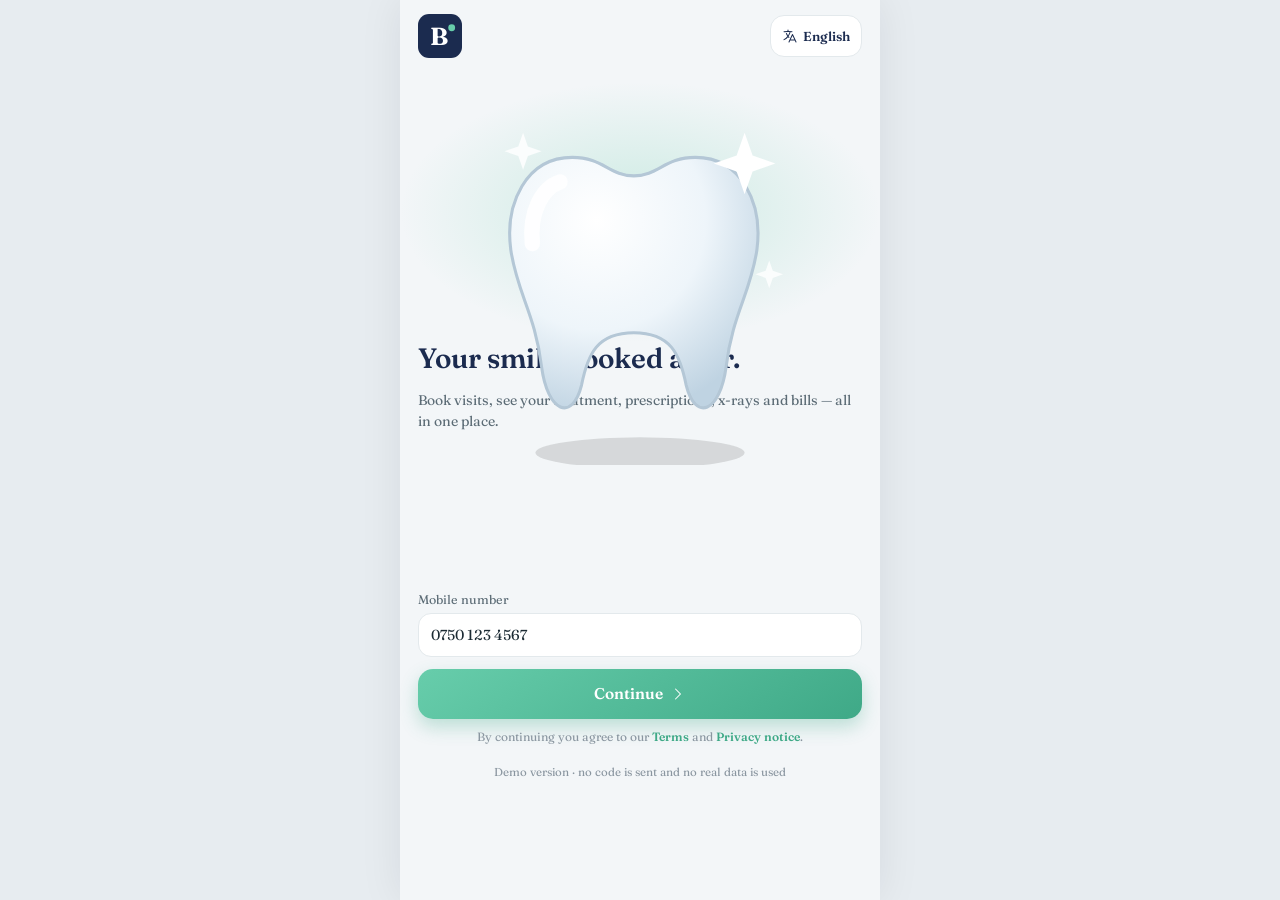
<file: index.html>
<!doctype html>
<html lang="en" dir="ltr">
<head>
<meta charset="utf-8">
<meta name="viewport" content="width=device-width, initial-scale=1, viewport-fit=cover">
<title>Bite</title>
<meta name="description" content="Bite for Dentistry — patient app (demo)">
<meta name="theme-color" content="#F3F6F8">
<meta name="apple-mobile-web-app-capable" content="yes">
<meta name="mobile-web-app-capable" content="yes">
<meta name="apple-mobile-web-app-status-bar-style" content="default">
<meta name="apple-mobile-web-app-title" content="Bite">
<link rel="manifest" href="manifest.json">
<link rel="icon" href="icon.svg" type="image/svg+xml">
<link rel="apple-touch-icon" href="icon-180.png">
<link rel="preconnect" href="https://fonts.googleapis.com">
<link rel="preconnect" href="https://fonts.gstatic.com" crossorigin>
<link href="https://fonts.googleapis.com/css2?family=Fraunces:opsz,wght@9..144,400;9..144,500;9..144,600;9..144,700&family=Noto+Naskh+Arabic:wght@400;500;600;700&display=swap" rel="stylesheet">
<link rel="stylesheet" href="app.css">
<script>
  /* language: English by default, Kurdish (Sorani) as second language */
  (function () {
    var l = 'en';
    try { l = localStorage.getItem('bite_app_lang') || 'en'; } catch (e) {}
    if (l !== 'ku' && l !== 'ar') l = 'en';
    window.Lang = l;
    document.documentElement.lang = l === 'ku' ? 'ckb' : l === 'ar' ? 'ar' : 'en';
    document.documentElement.dir = l === 'en' ? 'ltr' : 'rtl';
    window.setLang = function (x) { try { localStorage.setItem('bite_app_lang', x); } catch (e) {} location.reload(); };
    /* appearance: light / dark / auto, and text size — set before first paint so nothing flashes */
    var root = document.documentElement, mq = window.matchMedia ? window.matchMedia('(prefers-color-scheme: dark)') : null;
    window.applyLook = function () {
      var t = 'auto', z = 'm';
      try { t = localStorage.getItem('bite_theme') || 'auto'; z = localStorage.getItem('bite_size') || 'm'; } catch (e) {}
      var dark = t === 'dark' || (t === 'auto' && mq && mq.matches);
      root.setAttribute('data-theme', dark ? 'dark' : 'light'); root.setAttribute('data-size', z);
      var m = document.querySelector('meta[name=theme-color]'); if (m) m.setAttribute('content', dark ? '#0D1422' : '#F3F6F8');
    };
    window.applyLook();
    if (mq && mq.addEventListener) mq.addEventListener('change', window.applyLook);
  })();
</script>
</head>
<body>
<div class="app" id="app"><noscript><p style="padding:24px">Please turn on JavaScript · تکایە JavaScript چالاک بکە</p></noscript></div>
<script src="icons.js"></script>
<script src="art.js"></script>
<script src="ar.js"></script>
<script src="content.js"></script>
<script src="data.js"></script>
<script src="app.js"></script>
<script>
  /* offline support: keep a copy of the app on the phone */
  if ('serviceWorker' in navigator && location.protocol !== 'file:') window.addEventListener('load', function () { navigator.serviceWorker.register('sw.js').catch(function () {}); });
</script>
</body>
</html>
</file>
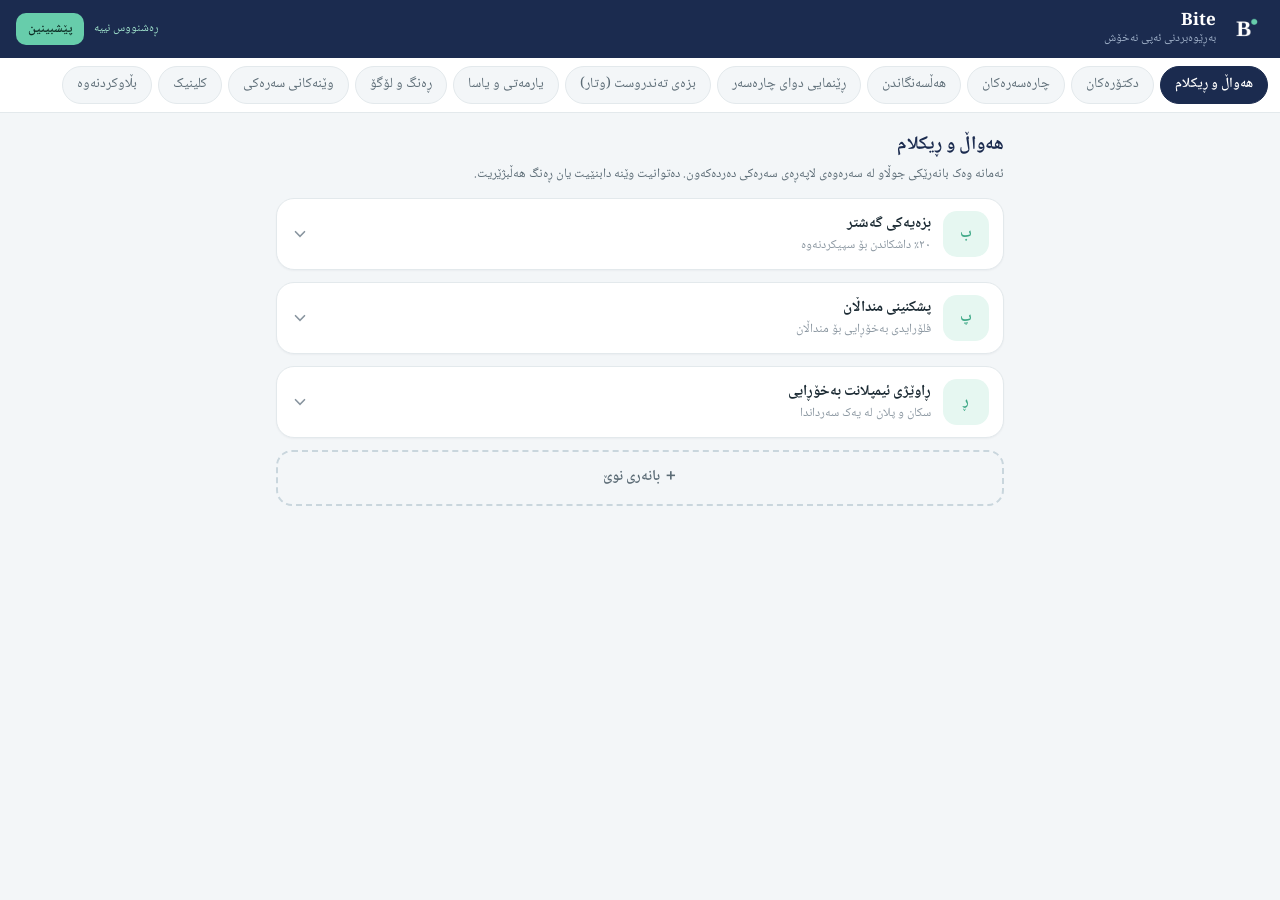
<file: admin.html>
<!doctype html>
<html lang="ckb" dir="rtl">
<head>
<meta charset="utf-8">
<meta name="viewport" content="width=device-width, initial-scale=1, viewport-fit=cover">
<title>Bite · بەڕێوەبردن</title>
<meta name="robots" content="noindex,nofollow">
<link rel="icon" href="icon.svg" type="image/svg+xml">
<link rel="preconnect" href="https://fonts.googleapis.com">
<link rel="preconnect" href="https://fonts.gstatic.com" crossorigin>
<link href="https://fonts.googleapis.com/css2?family=Fraunces:opsz,wght@9..144,400;9..144,600;9..144,700&family=Noto+Naskh+Arabic:wght@400;500;600;700&display=swap" rel="stylesheet">
<link rel="stylesheet" href="admin.css">
</head>
<body>
<header class="top">
  <div class="brand"><img src="icon-192.png" alt="" width="38" height="38"><span><b>Bite</b><small>بەڕێوەبردنی ئەپی نەخۆش</small></span></div>
  <span class="grow"></span>
  <span class="state" id="state"></span>
  <button class="btn mint sm" data-act="preview">پێشبینین</button>
</header>
<nav class="tabs" id="tabs"></nav>
<main id="main"></main>
<div class="toast" id="toast" role="status"></div>
<script src="ar.js"></script>
<script src="content.js"></script>
<script src="data.js"></script>
<script src="admin.js"></script>
</body>
</html>
</file>
<file: app.css>
/* Bite patient app — mobile first */
:root{
  --navy:#1B2B4F;--navy-2:#24376A;--mint:#67CDAB;--mint-2:#3FA987;--mint-3:#1E6B55;--mint-bg:#E6F7F1;--mint-bg2:#F2FBF7;--mint-line:#CDEFE2;--mint-lt:#9FE1CB;--mint-d:#2E8C79;--mint-ink:#0B2A22;--mint-rgb:103,205,171;--mint-rgb2:63,169,135;
  --ok:#3FA987;--ok-bg:#E6F7F1;--ok-3:#1E6B55;--aqua:#5BB5C5;
  --bg:#F3F6F8;--surface:#fff;--surface-2:#F8FAFB;--surface-3:#EEF2F5;--text:#1B2A33;--text-2:#5B6B75;--text-3:#8A96A0;--border:#E3E9EC;
  --amber:#C9822E;--amber-bg:#FDF3E7;--amber-fg:#7A4610;--blue:#2F5DA8;--blue-bg:#E8EEF8;--red:#C24141;--red-bg:#FCEDED;--purple:#6B5BC9;--purple-bg:#EFEDFB;--green-wa:#1F9D55;
  --r:18px;--shadow:0 1px 2px rgba(16,24,40,.04),0 2px 6px rgba(16,24,40,.05);
  --font:'Fraunces','Noto Naskh Arabic',Georgia,serif;
  --safe-t:env(safe-area-inset-top,0px);--safe-b:env(safe-area-inset-bottom,0px);
  color-scheme:light;
}
html[dir=rtl]{--font:'Noto Naskh Arabic','Fraunces',Georgia,serif}
*{box-sizing:border-box;margin:0;padding:0;-webkit-tap-highlight-color:transparent}
html,body{height:100%}
body{font-family:var(--font);background:#E7ECF0;color:var(--text);font-size:15px;line-height:1.4;-webkit-font-smoothing:antialiased}
html[dir=rtl] body{line-height:1.5}
button,input,textarea,select{font:inherit;color:inherit}
button{background:none;border:0;cursor:pointer}
a{color:inherit;text-decoration:none}
svg.i{width:20px;height:20px;fill:currentColor;flex:none}
svg.i.s{width:16px;height:16px}svg.i.l{width:24px;height:24px}svg.i.xl{width:30px;height:30px}
.ltr{direction:ltr;unicode-bidi:isolate}
.app{max-width:480px;margin:0 auto;min-height:100%;background:var(--bg);position:relative;box-shadow:0 0 40px rgba(16,24,40,.08)}
.page{padding:calc(14px + var(--safe-t)) 18px calc(110px + var(--safe-b));min-height:100vh}
.page.flush{padding-top:0}
.page.nobar{padding-bottom:calc(120px + var(--safe-b))}
/* tab bar */
.tabbar{position:fixed;bottom:0;left:50%;transform:translateX(-50%);width:100%;max-width:480px;height:calc(76px + var(--safe-b));padding-bottom:var(--safe-b);background:rgba(255,255,255,.96);backdrop-filter:blur(12px);border-top:1px solid var(--border);display:flex;justify-content:space-around;align-items:flex-start;padding-top:10px;z-index:30}
.tab{display:flex;flex-direction:column;align-items:center;gap:3px;font-size:11.5px;color:var(--text-3);width:64px;position:relative}
.tab.on{color:var(--mint-2);font-weight:600}
.tab .bd{position:absolute;top:-3px;inset-inline-end:12px;min-width:16px;height:16px;border-radius:8px;background:var(--red);color:#fff;font-size:10px;display:grid;place-items:center;padding:0 4px;border:2px solid #fff}
.fab{width:60px;height:60px;border-radius:50%;margin-top:-32px;background:linear-gradient(145deg,var(--mint),var(--mint-2));color:#fff;display:grid;place-items:center;box-shadow:0 10px 22px rgba(var(--mint-rgb2),.45),0 0 0 6px #fff}
.fab svg.i{width:28px;height:28px}
/* headers */
.hd{display:flex;align-items:center;gap:12px;margin-bottom:16px}
.hd .grow{flex:1;min-width:0}
.me{width:46px;height:46px;border-radius:15px;overflow:hidden;flex:none;background:#DDEFF3}
.me svg,.ph svg,.cover svg,.dav svg{width:100%;height:100%;display:block}
.hello small{display:block;font-size:12.5px;color:var(--text-3)}
.hello b{font-size:19px;font-weight:600;color:var(--navy);display:block;white-space:nowrap;overflow:hidden;text-overflow:ellipsis}
.ib{width:42px;height:42px;border-radius:14px;background:#fff;border:1px solid var(--border);display:grid;place-items:center;color:var(--navy);position:relative;flex:none}
.ib .dot{position:absolute;top:8px;inset-inline-end:9px;width:9px;height:9px;background:var(--red);border-radius:50%;border:2px solid #fff}
.ib.lang{width:auto;padding:0 11px;font-size:13px;font-weight:600;gap:5px;display:flex;align-items:center}
.top{display:flex;align-items:center;gap:12px;margin-bottom:16px;min-height:42px}
.top h1{font-size:21px;font-weight:600;color:var(--navy);flex:1}
.top .sub{font-size:12.5px;color:var(--text-3);font-weight:400;display:block}
/* hero carousel */
.hero-wrap{margin:0 -18px;overflow:hidden}
.heros{display:flex;gap:12px;overflow-x:auto;scroll-snap-type:x mandatory;padding:0 18px;scrollbar-width:none}
.heros::-webkit-scrollbar{display:none}
.hero{flex:0 0 100%;scroll-snap-align:center;height:170px;border-radius:24px;position:relative;overflow:hidden;color:#fff;padding:18px 20px;display:block}
.hero .txt{position:relative;z-index:2;width:58%}
.hero p{overflow-wrap:anywhere}
.hero .k{font-size:11.5px;letter-spacing:.06em;text-transform:uppercase;color:var(--mint-lt);font-weight:600}
html[dir=rtl] .hero .k{letter-spacing:0}
.hero h3{font-size:22px;font-weight:600;line-height:1.15;margin:6px 0}
html[dir=rtl] .hero h3{line-height:1.35;font-size:20px;margin:2px 0}
.hero p{font-size:12.5px;color:rgba(255,255,255,.78)}
.hero .cta{display:inline-flex;align-items:center;gap:6px;margin-top:10px;background:var(--mint);color:var(--mint-ink);font-weight:700;font-size:12.5px;padding:7px 12px;border-radius:10px}
html[dir=rtl] .hero .cta{margin-top:6px}
.hero .art{position:absolute;inset-inline-end:-4px;bottom:-10px;width:160px;height:180px;z-index:1}
.hero .art .ring{position:absolute;inset:0}
.hero .art .t{position:absolute;inset:20px 14px 8px 18px}
.dots{display:flex;gap:5px;justify-content:center;margin:10px 0 14px}
.dots i{width:6px;height:6px;border-radius:4px;background:#C9D3DA;transition:all .2s}
.dots i.on{width:20px;background:var(--mint-2)}
/* sections */
.sec{display:flex;justify-content:space-between;align-items:center;margin:18px 0 10px}
.sec b{font-size:17px;color:var(--navy);font-weight:600;position:relative}
.sec b:after{content:'';position:absolute;bottom:-4px;inset-inline-start:0;width:60%;height:3px;border-radius:3px;background:linear-gradient(90deg,var(--mint),transparent)}
html[dir=rtl] .sec b:after{background:linear-gradient(270deg,var(--mint),transparent)}
.sec a,.sec button{font-size:12.5px;color:var(--mint-2);font-weight:600}
.card{background:#fff;border:1px solid var(--border);border-radius:var(--r);padding:14px;box-shadow:var(--shadow)}
.card+.card{margin-top:10px}
/* next appointment */
.next{display:flex;align-items:center;gap:12px;background:#fff;border:1px solid var(--border);border-radius:18px;padding:10px 12px;box-shadow:var(--shadow)}
.cal{width:50px;height:54px;border-radius:14px;background:var(--mint-bg);color:var(--mint-3);display:flex;flex-direction:column;align-items:center;justify-content:center;flex:none}
.cal small{font-size:10.5px;font-weight:600;text-transform:uppercase}
.cal b{font-size:20px;line-height:1}
.next .t,.row-t{font-size:14px;font-weight:600}
.next .s,.row-s{font-size:12.5px;color:var(--text-3)}
.go{margin-inline-start:auto;width:34px;height:34px;border-radius:11px;background:var(--navy);color:#fff;display:grid;place-items:center;flex:none}
/* quick actions */
.qa{display:grid;grid-template-columns:repeat(4,1fr);gap:8px;margin-top:14px}
.q{display:flex;flex-direction:column;align-items:center;gap:6px;font-size:12px;font-weight:500;color:var(--text);text-align:center}
.q .c{width:54px;height:54px;border-radius:18px;display:grid;place-items:center;background:#fff;border:1px solid var(--border);box-shadow:var(--shadow)}
/* recall */
.recall{background:linear-gradient(135deg,var(--mint-bg),var(--mint-bg2));border:1px solid var(--mint-line);border-radius:18px;padding:12px 14px;display:flex;gap:12px;align-items:center;margin-top:14px}
.recall .c{width:46px;height:46px;border-radius:14px;background:#fff;display:grid;place-items:center;flex:none;overflow:hidden}
.recall .c svg{width:38px;height:38px}
.recall b{font-size:14.5px;color:var(--mint-3);display:block}
.recall small{font-size:12.5px;color:var(--text-2)}
.recall .btn{margin-inline-start:auto}
/* treatments */
.svcs{display:grid;grid-template-columns:repeat(4,1fr);gap:8px}
.sv{height:108px;border-radius:18px;background:#fff;border:1px solid var(--border);position:relative;overflow:hidden;padding:66px 4px 0;text-align:center;box-shadow:var(--shadow)}
html[dir=rtl] .sv{padding-top:62px}
.sv b{font-size:12.5px;font-weight:600;color:var(--navy);display:block;line-height:1.2}
.sv .art{position:absolute;width:56px;height:56px;top:8px;left:50%;margin-left:-28px}
.sv .art svg,.svrow .art svg,.hero svg{width:100%;height:100%;display:block}
.sv.hl{background:linear-gradient(150deg,var(--mint-2),var(--mint-d));border:none}
.sv.hl b{color:#fff}
/* doctor cards */
.hscroll{display:flex;gap:10px;overflow-x:auto;margin:0 -18px;padding:2px 18px 6px;scroll-snap-type:x proximity;scrollbar-width:none}
.hscroll::-webkit-scrollbar{display:none}
.dc{width:150px;flex:none;background:#fff;border:1px solid var(--border);border-radius:20px;padding:7px 7px 10px;scroll-snap-align:start;box-shadow:var(--shadow);display:block}
.dgrid{display:grid;grid-template-columns:1fr 1fr;gap:10px}
.dgrid .dc{width:auto}
.dc .ph{height:112px;border-radius:15px;overflow:hidden;position:relative}
.rt{position:absolute;top:7px;inset-inline-start:7px;background:rgba(255,255,255,.94);border-radius:8px;font-size:11px;font-weight:700;padding:2px 6px;display:flex;align-items:center;gap:3px;color:var(--navy)}
.rt svg.i{width:11px;height:11px;color:#E0A33B}
.fav{position:absolute;top:6px;inset-inline-end:6px;width:28px;height:28px;border-radius:50%;background:rgba(255,255,255,.9);display:grid;place-items:center;color:var(--text-3)}
.fav.on{color:#E05656}
.fav svg.i{width:15px;height:15px}
.dc b{display:block;font-size:13.5px;margin:8px 4px 0;color:var(--navy);white-space:nowrap;overflow:hidden;text-overflow:ellipsis}
.dc small{display:block;font-size:11.5px;color:var(--text-3);margin:0 4px 8px;white-space:nowrap;overflow:hidden;text-overflow:ellipsis}
.dc .bk{background:var(--mint-bg);color:var(--mint-3);font-size:12px;font-weight:600;text-align:center;border-radius:10px;padding:7px 0;margin:0 4px;display:block;width:calc(100% - 8px)}
/* clinic info */
.info .li+.li{margin-top:12px}
.li{display:flex;align-items:center;gap:12px;min-width:0}
.li .c{width:40px;height:40px;border-radius:12px;display:grid;place-items:center;flex:none}
.li .grow{flex:1;min-width:0}
.li .e{margin-inline-start:auto;text-align:end;flex:none}
.c.mint{background:var(--mint-bg);color:var(--mint-2)}.c.blue{background:var(--blue-bg);color:var(--blue)}.c.amber{background:var(--amber-bg);color:var(--amber)}.c.purple{background:var(--purple-bg);color:var(--purple)}.c.red{background:var(--red-bg);color:var(--red)}.c.navy{background:#E9ECF4;color:var(--navy)}.c.wa{background:#E8F8EE;color:var(--green-wa)}
/* buttons */
.btn{display:inline-flex;align-items:center;justify-content:center;gap:7px;border-radius:12px;padding:10px 14px;font-size:14px;font-weight:600;white-space:nowrap;transition:transform .1s}
.btn:active{transform:scale(.97)}
.btn.sm{padding:7px 11px;font-size:12.5px;border-radius:10px}
.btn.block{width:100%}
.btn.lg{padding:14px 18px;font-size:15.5px;border-radius:15px}
.btn.pri{background:linear-gradient(145deg,var(--mint),var(--mint-2));color:#fff;box-shadow:0 8px 18px rgba(var(--mint-rgb2),.3)}
.btn.navy{background:var(--navy);color:#fff}
.btn.mint{background:var(--mint-2);color:#fff}
.btn.soft{background:var(--mint-bg);color:var(--mint-3)}
.btn.out{background:#fff;border:1px solid var(--border);color:var(--navy)}
.btn.red{background:var(--red-bg);color:var(--red)}
.btn.wa{background:#E8F8EE;color:var(--green-wa)}
.btn[disabled]{opacity:.45;pointer-events:none}
/* chips & segments */
.chips{display:flex;gap:8px;overflow-x:auto;margin:0 -18px 14px;padding:0 18px;scrollbar-width:none}
.chips::-webkit-scrollbar{display:none}
.chip{flex:none;padding:8px 14px;border-radius:999px;background:#fff;border:1px solid var(--border);font-size:13px;color:var(--text-2)}
.chip.on{background:var(--navy);border-color:var(--navy);color:#fff;font-weight:600}
.seg{display:flex;background:var(--surface-3);border-radius:13px;padding:3px;margin-bottom:14px}
.seg button{flex:1 1 auto;text-align:center;font-size:13px;padding:8px 6px;border-radius:10px;color:var(--text-2);white-space:nowrap}
.seg button.on{background:#fff;color:var(--navy);font-weight:600;box-shadow:0 1px 3px rgba(16,24,40,.08)}
.badge{font-size:11.5px;font-weight:600;border-radius:999px;padding:3px 9px;display:inline-flex;gap:5px;align-items:center;white-space:nowrap}
.badge i{width:6px;height:6px;border-radius:50%;background:currentColor}
.b-mint{background:var(--ok-bg);color:var(--ok-3)}.b-amber{background:var(--amber-bg);color:var(--amber-fg)}.b-blue{background:var(--blue-bg);color:var(--blue)}.b-gray{background:var(--surface-3);color:var(--text-2)}.b-red{background:var(--red-bg);color:var(--red)}
/* search */
.search{display:flex;align-items:center;gap:10px;background:#fff;border:1px solid var(--border);border-radius:15px;padding:0 14px;height:48px;margin-bottom:12px;color:var(--text-3)}
.search input{border:0;outline:0;flex:1;background:none;font-size:14.5px;color:var(--text);min-width:0}
/* doctor profile */
.cover{height:330px;position:relative;margin:0 -18px}
.cover .tb{position:absolute;top:calc(14px + var(--safe-t));left:18px;right:18px;display:flex;justify-content:space-between;z-index:3}
.gb{width:42px;height:42px;border-radius:14px;background:rgba(255,255,255,.2);backdrop-filter:blur(6px);display:grid;place-items:center;color:#fff;border:1px solid rgba(255,255,255,.28)}
.gb.on{color:#FFB3B3}
.sheet-top{margin:-34px -18px 0;background:var(--bg);border-radius:30px 30px 0 0;position:relative;z-index:4;padding:20px 18px 0}
.nm{display:flex;justify-content:space-between;align-items:flex-start;gap:10px}
.nm b{font-size:22px;color:var(--navy);font-weight:600;display:block}
.nm small{display:block;font-size:13px;color:var(--text-2)}
.stats{display:grid;grid-template-columns:repeat(3,1fr);gap:8px;margin:14px 0 4px}
.stat{background:#fff;border:1px solid var(--border);border-radius:16px;padding:9px 6px;text-align:center}
.stat .c{width:30px;height:30px;border-radius:10px;margin:0 auto 4px;display:grid;place-items:center}
.stat b{display:block;font-size:16px;color:var(--navy)}
.stat small{font-size:11px;color:var(--text-3)}
.p{font-size:14px;color:var(--text-2);line-height:1.55}
.gal{display:grid;grid-template-columns:repeat(3,1fr);gap:8px}
.ba{height:80px;border-radius:14px;overflow:hidden;position:relative;border:1px solid var(--border)}
.ba svg{width:100%;height:100%;display:block}
.ba .tg{position:absolute;bottom:5px;inset-inline-start:5px;font-size:10.5px;background:rgba(27,43,79,.82);color:#fff;border-radius:6px;padding:1px 6px}
.tags{display:flex;flex-wrap:wrap;gap:6px}
.tag{font-size:12.5px;background:#fff;border:1px solid var(--border);border-radius:10px;padding:6px 10px}
.rev{background:#fff;border:1px solid var(--border);border-radius:16px;padding:12px}
.rev+.rev{margin-top:8px}
.stars{display:inline-flex;gap:1px;color:#E0A33B}
.stars svg.i{width:13px;height:13px}
.stars .off{color:#D5DCE1}
/* booking */
.steps{display:flex;gap:6px;margin-bottom:16px}
.st{flex:1}
.st i{display:block;height:4px;border-radius:4px;background:var(--surface-3)}
.st.on i,.st.done i{background:var(--mint-2)}
.st span{display:block;font-size:11.5px;color:var(--text-3);margin-top:6px}
.st.on span{color:var(--navy);font-weight:600}
.svrow{display:flex;align-items:center;gap:12px;background:#fff;border:1.5px solid var(--border);border-radius:16px;padding:10px 12px;width:100%;text-align:start}
.svrow+.svrow{margin-top:8px}
.svrow .art{width:48px;height:48px;border-radius:13px;background:var(--surface-2);flex:none;padding:3px}
.svrow.on{border-color:var(--mint-2);background:var(--mint-bg2)}
.radio{margin-inline-start:auto;width:20px;height:20px;border-radius:50%;border:2px solid var(--border);flex:none}
.on>.radio{border:6px solid var(--mint-2)}
.dav{width:46px;height:46px;border-radius:14px;overflow:hidden;flex:none}
.days{display:flex;gap:6px;overflow-x:auto;margin:0 -18px 14px;padding:0 18px;scrollbar-width:none}
.days::-webkit-scrollbar{display:none}
.d{flex:0 0 52px;background:#fff;border:1px solid var(--border);border-radius:14px;padding:7px 0;text-align:center}
.d small{display:block;font-size:11px;color:var(--text-3)}
.d b{font-size:17px;font-weight:600;display:block}
.d em{display:block;font-style:normal;font-size:10px;color:var(--mint-2);font-weight:600}
.d.on{background:var(--navy);border-color:var(--navy);color:#fff}.d.on small,.d.on em{color:rgba(255,255,255,.75)}
.d.off{opacity:.4;background:var(--surface-3);pointer-events:none}
.slots{display:grid;grid-template-columns:repeat(4,1fr);gap:7px}
.sl{border:1px solid var(--border);background:#fff;border-radius:11px;text-align:center;padding:9px 0;font-size:13.5px;font-weight:500}
.sl.on{background:var(--mint);border-color:var(--mint);color:var(--mint-ink);font-weight:700}
.sl.x{background:var(--surface-3);color:var(--text-3);text-decoration:line-through;border-color:transparent;pointer-events:none}
.lbl{font-size:13.5px;font-weight:600;color:var(--navy);margin:16px 0 8px;display:flex;justify-content:space-between;align-items:center}
.lbl span{font-size:12px;color:var(--text-3);font-weight:400}
.foot{position:fixed;bottom:0;left:50%;transform:translateX(-50%);width:100%;max-width:480px;background:rgba(255,255,255,.97);backdrop-filter:blur(10px);border-top:1px solid var(--border);padding:12px 18px calc(14px + var(--safe-b));z-index:30;display:flex;gap:10px;align-items:center}
.foot .note{font-size:12px;color:var(--text-3);display:flex;gap:6px;align-items:center;justify-content:center;margin-top:6px}
.sum{display:flex;gap:16px;justify-content:space-between;padding:10px 0;border-bottom:1px dashed var(--border);font-size:14px}
.sum:last-child{border-bottom:0}
.sum span{color:var(--text-3)}
.sum b{font-weight:600;text-align:end}
textarea.in,input.in,select.in{width:100%;border:1px solid var(--border);border-radius:13px;padding:11px 12px;background:#fff;font-size:14.5px;outline:0}
textarea.in{min-height:84px;resize:vertical}
.in:focus{border-color:var(--mint-2)}
.field{margin-bottom:12px}
.field label{display:block;font-size:12.5px;color:var(--text-2);margin-bottom:5px}
.toggle{display:flex;align-items:center;gap:12px;padding:12px 0}
.toggle+.toggle{border-top:1px solid var(--border)}
.sw{margin-inline-start:auto;width:46px;height:28px;border-radius:14px;background:#D5DCE1;position:relative;flex:none;transition:background .2s}
.sw:after{content:'';position:absolute;top:3px;inset-inline-start:3px;width:22px;height:22px;border-radius:50%;background:#fff;box-shadow:0 1px 3px rgba(0,0,0,.2);transition:inset-inline-start .2s}
.sw.on{background:var(--mint-2)}.sw.on:after{inset-inline-start:21px}
/* success */
.done-art{width:120px;height:120px;margin:30px auto 10px;border-radius:50%;background:var(--ok-bg);display:grid;place-items:center;color:var(--ok)}
.done-art svg.i{width:56px;height:56px}
.center{text-align:center}
.h2{font-size:22px;color:var(--navy);font-weight:600}
/* visit cards */
.vc{background:#fff;border:1px solid var(--border);border-radius:20px;padding:14px;box-shadow:var(--shadow)}
.vc+.vc{margin-top:10px}
.vc .r1{display:flex;align-items:center;gap:12px}
.vc .acts{display:flex;gap:8px;margin-top:12px;flex-wrap:wrap}
.vc .acts .btn{flex:1}
.vc.big{background:var(--navy);color:#fff;border:none;position:relative;overflow:hidden}
.vc.big:after{content:'';position:absolute;width:180px;height:180px;border-radius:50%;background:rgba(var(--mint-rgb),.14);top:-70px;inset-inline-end:-60px}
.vc.big .row-s{color:rgba(255,255,255,.7)}
.vc.big .when{font-size:21px;font-weight:600;margin:10px 0 2px;position:relative;z-index:1}
.vc.big .btn.out{background:rgba(255,255,255,.1);border-color:rgba(255,255,255,.18);color:#fff}
.vc.big .btn{position:relative;z-index:1}
/* file */
.pcard{display:flex;align-items:center;gap:12px;background:#fff;border:1px solid var(--border);border-radius:20px;padding:14px;box-shadow:var(--shadow)}
.pcard .me{width:56px;height:56px;border-radius:18px}
.plan{background:#fff;border:1px solid var(--border);border-radius:18px;padding:14px}
.plan+.plan{margin-top:8px}
.bar{height:8px;background:var(--surface-3);border-radius:6px;overflow:hidden;margin:10px 0 8px}
.bar i{display:block;height:100%;background:var(--mint-2);border-radius:6px}
.teeth{display:grid;grid-template-columns:repeat(16,1fr);gap:3px;direction:ltr}
.th{height:26px;border-radius:6px;background:var(--surface-3);font-size:8.5px;color:var(--text-3);display:grid;place-items:center;font-family:'Fraunces',serif}
.th.fill{background:#DCE8F7;color:var(--blue)}.th.rct{background:#FBE3E3;color:var(--red)}.th.missing{background:repeating-linear-gradient(45deg,#EEF2F5,#EEF2F5 3px,#E3E9EC 3px,#E3E9EC 6px);color:#B6C0C8}
.legend{display:flex;flex-wrap:wrap;gap:10px;font-size:11.5px;color:var(--text-2);margin-top:10px}
.legend i{display:inline-block;width:10px;height:10px;border-radius:3px;margin-inline-end:4px;vertical-align:-1px}
.tl .it{display:flex;gap:12px;padding-bottom:12px;position:relative}
.tl .it:before{content:'';position:absolute;top:32px;bottom:0;inset-inline-start:15px;width:2px;background:var(--border)}
.tl .it:last-child:before{display:none}
.tl .dt{width:32px;height:32px;border-radius:50%;display:grid;place-items:center;flex:none;background:var(--mint-bg);color:var(--mint-2)}
.tl .bx{flex:1;background:#fff;border:1px solid var(--border);border-radius:16px;padding:10px 12px;min-width:0}
.tl .bx .r1{display:flex;justify-content:space-between;align-items:center;gap:8px}
.att{display:flex;gap:6px;margin-top:8px;flex-wrap:wrap}
.att button{display:inline-flex;align-items:center;gap:5px;font-size:12px;background:var(--surface-2);border:1px solid var(--border);border-radius:9px;padding:4px 9px;color:var(--text-2)}
.xg{display:grid;grid-template-columns:1fr 1fr;gap:10px}
.xi{background:#fff;border:1px solid var(--border);border-radius:16px;overflow:hidden;text-align:start}
.xi .im{height:110px;background:#0B0F14}
.xi .im svg{width:100%;height:100%;display:block}
.xi .tx{padding:8px 10px}
.xi.wide{grid-column:1/-1}.xi.wide .im{height:150px}
.amt{font-size:16px;font-weight:700;color:var(--navy);white-space:nowrap}
/* notifications */
.nt{display:flex;gap:12px;background:#fff;border:1px solid var(--border);border-radius:16px;padding:12px;width:100%;text-align:start;position:relative}
.nt+.nt{margin-top:8px}
.nt.unread{border-color:var(--mint-line);background:var(--mint-bg2)}
.nt.unread:after{content:'';position:absolute;top:14px;inset-inline-end:14px;width:8px;height:8px;border-radius:50%;background:var(--mint-2)}
/* chat */
.chathd{position:sticky;top:0;z-index:5;background:rgba(243,246,248,.96);backdrop-filter:blur(8px);margin:0 -18px;padding:calc(10px + var(--safe-t)) 18px 10px;border-bottom:1px solid var(--border);display:flex;align-items:center;gap:12px}
.msgs{display:block;padding:14px 0 0}
.msg{display:block;margin-bottom:8px;max-width:82%;width:fit-content;padding:9px 13px;border-radius:18px;font-size:14.5px;line-height:1.45;white-space:pre-wrap}
.msg small{display:block;font-size:10.5px;opacity:.6;margin-top:3px;text-align:end}
.msg.them{background:#fff;border:1px solid var(--border);margin-inline-end:auto;border-end-start-radius:6px}
.msg.mine{background:var(--navy);color:#fff;margin-inline-start:auto;border-end-end-radius:6px}
.msg.typing{color:var(--text-3)}
.daytag{display:block;width:fit-content;margin-inline:auto!important;font-size:11.5px;color:var(--text-3);background:var(--surface-3);border-radius:999px;padding:3px 10px;margin:6px 0}
.compose{position:fixed;bottom:calc(76px + var(--safe-b));left:50%;transform:translateX(-50%);width:100%;max-width:480px;background:rgba(243,246,248,.97);padding:8px 14px 10px;z-index:20}
.compose .qr{display:flex;gap:6px;overflow-x:auto;margin-bottom:8px;scrollbar-width:none}
.compose .qr::-webkit-scrollbar{display:none}
.compose .qr button{flex:none;font-size:12.5px;padding:6px 11px;border-radius:999px;background:#fff;border:1px solid var(--border);color:var(--navy)}
.compose .bx{display:flex;gap:8px;align-items:center}
.compose input{flex:1;height:46px;border-radius:23px;border:1px solid var(--border);padding:0 16px;background:#fff;outline:0;font-size:14.5px;min-width:0}
.compose .send{width:46px;height:46px;border-radius:50%;background:var(--mint-2);color:#fff;display:grid;place-items:center;flex:none}
/* profile */
.menu{background:#fff;border:1px solid var(--border);border-radius:18px;overflow:hidden}
.menu button,.menu a{display:flex;align-items:center;gap:12px;width:100%;padding:12px 14px;text-align:start}
.menu>*+*{border-top:1px solid var(--border)}
.menu .chev{margin-inline-start:auto;color:var(--text-3)}
.mt{margin-top:14px}.mt2{margin-top:22px}
.muted{color:var(--text-3)}.small{font-size:12.5px}
.row{display:flex;align-items:center;gap:8px}
.between{justify-content:space-between}
.grow{flex:1;min-width:0}
.empty{text-align:center;color:var(--text-3);padding:36px 10px;font-size:14px}
.empty .c{width:64px;height:64px;border-radius:20px;margin:0 auto 10px;display:grid;place-items:center;background:var(--surface-3);color:var(--text-3)}
/* bottom sheet + toast + viewer */
.scrim{position:fixed;inset:0;background:rgba(15,26,51,.45);z-index:50;opacity:0;transition:opacity .2s}
.scrim.on{opacity:1}
.bsheet{position:fixed;bottom:0;left:50%;width:100%;max-width:480px;transform:translate(-50%,100%);background:var(--bg);border-radius:26px 26px 0 0;z-index:51;max-height:88vh;overflow:auto;padding:10px 18px calc(18px + var(--safe-b));transition:transform .25s ease}
.bsheet.on{transform:translate(-50%,0)}
.bsheet .grab{width:40px;height:5px;border-radius:3px;background:#C9D3DA;margin:0 auto 12px}
.bsheet h3{font-size:18px;color:var(--navy);margin-bottom:12px;font-weight:600}
.toast{position:fixed;left:50%;transform:translateX(-50%);bottom:calc(96px + var(--safe-b));background:var(--navy);color:#fff;padding:11px 16px;border-radius:14px;font-size:14px;z-index:60;display:flex;gap:8px;align-items:center;box-shadow:0 10px 24px rgba(16,24,40,.25);max-width:90%;animation:tin .25s ease}
@keyframes tin{from{opacity:0;transform:translate(-50%,10px)}to{opacity:1;transform:translate(-50%,0)}}
.viewer{position:fixed;inset:0;background:#05080C;z-index:70;display:flex;flex-direction:column}
.viewer .vt{display:flex;align-items:center;gap:10px;padding:calc(12px + var(--safe-t)) 16px 12px;color:#fff}
.viewer .im{flex:1;display:grid;place-items:center;padding:10px}
.viewer .im svg{width:100%;max-height:70vh}
.paym{display:grid;grid-template-columns:1fr 1fr;gap:8px}
.pm{border:1.5px solid var(--border);background:#fff;border-radius:14px;padding:12px;text-align:start;display:flex;gap:10px;align-items:center;font-size:13.5px;font-weight:600}
.pm.on{border-color:var(--mint-2);background:var(--mint-bg2)}
.pm .lg{width:30px;height:30px;border-radius:9px;display:grid;place-items:center;color:#fff;font-size:11px;font-weight:700;flex:none;font-family:'Fraunces',serif}
.demo{font-size:11.5px;color:var(--text-3);text-align:center;margin-top:18px}
@media (min-width:520px){body{padding:0}.app{min-height:100vh}}
html[dir=rtl] .send svg{transform:scaleX(-1)}
.stars>span{color:#E0A33B!important}.stars>span.off{color:#D5DCE1!important}

/* editable content: real photos */
.me img,.ph img,.cover img,.dav img,.ba img{width:100%;height:100%;object-fit:cover;object-position:center 18%;display:block}
.hero.has-img::before{content:"";position:absolute;inset:0;z-index:1;background:linear-gradient(90deg,rgba(14,24,48,.9) 0%,rgba(14,24,48,.55) 50%,rgba(14,24,48,.1) 100%)}
html[dir=rtl] .hero.has-img::before{background:linear-gradient(270deg,rgba(14,24,48,.9) 0%,rgba(14,24,48,.55) 50%,rgba(14,24,48,.1) 100%)}
.hero.has-img .art{display:none}
.hero.has-img .txt{width:70%}
.draftbar{position:fixed;top:var(--safe-t);left:50%;transform:translateX(-50%);z-index:90;background:var(--amber);color:#fff;font-size:10.5px;font-weight:600;line-height:1.5;padding:0 12px 1px;border-radius:0 0 10px 10px;white-space:nowrap}

/* home tiles with illustrated backgrounds */
.tiles{display:grid;grid-template-columns:1fr 1fr;gap:12px}
.tile{position:relative;overflow:hidden;min-height:150px;border-radius:22px;background:#fff center/cover no-repeat;border:1px solid var(--border);box-shadow:var(--shadow);padding:16px 16px 14px;display:flex;flex-direction:column;justify-content:flex-end;color:var(--navy)}
.tile .bg{position:absolute;inset-inline-end:-18px;top:-6px;width:74%;height:78%;color:#5BB5C5;opacity:.38;pointer-events:none}
.tile .bg svg{width:100%;height:100%;display:block}
html[dir=ltr] .tile .bg{transform:scaleX(-1)}
.tile .ic{position:absolute;top:14px;inset-inline-start:14px;width:42px;height:42px;border-radius:14px;display:grid;place-items:center;background:var(--mint-bg);color:var(--mint-2);border:1px solid var(--mint-line)}
.tile b{position:relative;font-size:16px;font-weight:700;line-height:1.3}
.tile small{position:relative;font-size:12px;color:var(--text-3);margin-top:2px}
.tile.t-book{background-color:var(--mint-2);background-image:linear-gradient(150deg,var(--mint-2),var(--mint-d));border-color:transparent;color:#fff}
.tile.t-book .bg{color:#fff;opacity:.3}
.tile.t-book .ic{background:rgba(255,255,255,.18);border-color:rgba(255,255,255,.3);color:#fff}
.tile.t-book small{color:rgba(255,255,255,.8)}
.tile.t-rx .ic{background:var(--blue-bg);color:var(--blue);border-color:#D3DEF2}.tile.t-rx .bg{color:#6E8FCB}
.tile.t-xray .ic{background:var(--purple-bg);color:var(--purple);border-color:#DCD7F6}.tile.t-xray .bg{color:#8E80D8}
.tile.t-pay .ic{background:var(--amber-bg);color:var(--amber);border-color:#F3DFC4}.tile.t-pay .bg{color:#D9A060}
.tile.has-img{color:#fff;border-color:transparent}
.tile.has-img::before{content:"";position:absolute;inset:0;background:linear-gradient(0deg,rgba(14,24,48,.82) 0%,rgba(14,24,48,.35) 55%,rgba(14,24,48,.05) 100%)}
.tile.has-img small{color:rgba(255,255,255,.82)}
.tile.has-img .ic{background:rgba(255,255,255,.9)}

/* real photos in place of the drawn teeth */
.svrow .art.ph,.recall .c.ph{padding:0;overflow:hidden}
.svrow .art img,.recall .c img{width:100%;height:100%;object-fit:cover;display:block}
.sv.has-img{background-size:cover;background-position:center;border-color:transparent}
.sv.has-img::before{content:"";position:absolute;inset:0;background:linear-gradient(0deg,rgba(14,24,48,.8) 0%,rgba(14,24,48,.15) 60%,rgba(14,24,48,0) 100%)}
.sv.has-img b{position:relative;color:#fff}
.sv.has-img .art{display:none}
.svhero{height:190px;border-radius:24px;background:#DDEFF3 center/cover no-repeat}
.wimg{height:260px;margin:24px 0 18px;border-radius:28px;background:#DDEFF3 center/cover no-repeat;box-shadow:0 12px 30px rgba(27,43,79,.12)}

/* clinic logo image (set in admin) */
img.logo{display:block;object-fit:contain;border-radius:12px;background:#fff}

/* visit cards: doctor first, then when / what / why */
.vc.v2{padding:16px}
.vdoc{display:flex;align-items:center;gap:12px}
.vdoc b{display:block;font-size:16px;font-weight:700;color:var(--navy);line-height:1.3}
.vdoc small{display:block;font-size:12.5px;color:var(--text-3)}
.vav{width:58px;height:58px;border-radius:50%;overflow:hidden;flex:none;background:linear-gradient(145deg,var(--mint),var(--mint-2));border:3px solid #fff;box-shadow:0 0 0 1px var(--border),0 6px 14px rgba(16,24,40,.1)}
.vav svg,.vav img{width:100%;height:100%;display:block;object-fit:cover;object-position:center 18%}
.vdoc .badge{align-self:flex-start}
.vgrid{display:grid;grid-template-columns:1fr 1fr;gap:8px;margin-top:14px}
.vgrid.one{grid-template-columns:1fr;margin-top:8px}
.vi{display:flex;align-items:center;gap:10px;background:var(--surface-2);border:1px solid var(--border);border-radius:14px;padding:9px 10px;min-width:0}
.vi .c{width:32px;height:32px;border-radius:10px;display:grid;place-items:center;background:var(--mint-bg);color:var(--mint-2);flex:none}
.vi small{display:block;font-size:11px;color:var(--text-3);line-height:1.2}
.vi b{display:block;font-size:13.5px;font-weight:600;color:var(--text);white-space:nowrap;overflow:hidden;text-overflow:ellipsis}
.vwhy{margin-top:8px;border-inline-start:3px solid var(--mint);background:var(--mint-bg2);border-radius:4px 14px 14px 4px;padding:9px 12px;font-size:13.5px;color:var(--text);line-height:1.5}
html[dir=rtl] .vwhy{border-radius:14px 4px 4px 14px}
.vwhy small{display:block;font-size:11px;color:var(--mint-3);font-weight:600;margin-bottom:1px}
.vnote{display:flex;gap:6px;align-items:flex-start;margin-top:8px;font-size:12.5px;color:var(--text-2)}
.vnote svg{margin-top:2px;color:var(--text-3)}
.vdoc.dark{position:relative;z-index:1;margin-top:14px;padding-top:14px;border-top:1px solid rgba(255,255,255,.12)}
.vdoc.dark b{color:#fff}.vdoc.dark small{color:rgba(255,255,255,.65)}
.vdoc.dark .vav{border-color:rgba(255,255,255,.9);box-shadow:none;width:52px;height:52px}
.vwhy.dark{position:relative;z-index:1;background:rgba(255,255,255,.08);color:#fff;border-color:var(--mint)}
.vwhy.dark small{color:var(--mint-lt)}
.btn.rated{background:var(--amber-bg);color:var(--amber)}

/* ===== phase 1: family, check-in, plans, aftercare, lock ===== */
.me{position:relative;overflow:visible}
.me>svg,.me>img,.me>.ini{border-radius:15px;overflow:hidden}
.sw-ic{position:absolute;bottom:-4px;inset-inline-end:-4px;width:20px;height:20px;border-radius:50%;background:var(--navy);color:#fff;display:grid;place-items:center;border:2px solid var(--bg)}
.sw-ic svg.i{width:11px;height:11px}
.ini{width:100%;height:100%;display:grid;place-items:center;font-weight:700;font-size:18px;color:#fff}
.ini.c0{background:linear-gradient(145deg,#7FB6E8,#3F77B8)}.ini.c1{background:linear-gradient(145deg,#F2A97C,#D9734A)}.ini.c2{background:linear-gradient(145deg,#A99BF0,#6B5BC9)}.ini.c3{background:linear-gradient(145deg,#7ED3B4,#2E8C79)}
/* whose file */
.pbar{display:flex;gap:8px;overflow-x:auto;margin:0 -18px 14px;padding:0 18px;scrollbar-width:none}
.pbar::-webkit-scrollbar{display:none}
.pp{flex:none;display:flex;align-items:center;gap:8px;padding:5px 12px 5px 5px;border-radius:999px;background:#fff;border:1px solid var(--border);font-size:13px;font-weight:600;color:var(--text-2)}
html[dir=rtl] .pp{padding:5px 5px 5px 12px}
.pp.on{border-color:var(--mint-2);background:var(--mint-bg);color:var(--mint-3)}
.pp .pa{width:28px;height:28px;border-radius:50%;overflow:hidden;flex:none}
.pp .pa>*{width:100%;height:100%;display:block}.pp .pa .ini{font-size:12px}
.pp.add{padding:0;width:38px;height:38px;justify-content:center;color:var(--mint-2);border-style:dashed}
.whobar{width:100%;display:flex;align-items:center;gap:8px;margin-top:14px;background:var(--navy);color:#fff;border-radius:14px;padding:10px 14px;font-size:13px;text-align:start}
.whobar b{margin-inline-start:auto;color:var(--mint-lt);font-size:12.5px;white-space:nowrap}
.fm{display:flex;align-items:stretch;background:#fff;border:1.5px solid var(--border);border-radius:18px;margin-top:10px;overflow:hidden}
.fm.on{border-color:var(--mint-2)}
.fm-main{flex:1;display:flex;align-items:center;gap:12px;padding:12px 14px;text-align:start;min-width:0}
.fm-main .pa{width:48px;height:48px;border-radius:50%;overflow:hidden;flex:none;box-shadow:0 0 0 2px #fff,0 0 0 3px var(--border)}
.fm-main .pa>*{width:100%;height:100%;display:block}
.fm-x{width:48px;display:grid;place-items:center;color:var(--red);border-inline-start:1px solid var(--border)}
.add-fm{width:100%;margin-top:12px;display:flex;align-items:center;justify-content:center;gap:8px;padding:14px;border:2px dashed #C9D6DD;border-radius:18px;color:var(--mint-2);font-weight:600}
.note-box{display:flex;gap:10px;align-items:flex-start;background:var(--surface-3);border-radius:14px;padding:12px 14px;font-size:12.5px;color:var(--text-2);line-height:1.6}
.note-box svg{flex:none;margin-top:2px;color:var(--blue)}
/* check-in */
.ci{margin-top:14px;background:linear-gradient(150deg,var(--navy),#14213D);color:#fff;border-radius:22px;padding:16px;position:relative;overflow:hidden}
.ci:after{content:'';position:absolute;width:170px;height:170px;border-radius:50%;background:rgba(var(--mint-rgb),.15);top:-70px;inset-inline-end:-50px;pointer-events:none}
.ci>*{position:relative;z-index:1}
.ci-t{display:block;font-size:19px;font-weight:700;margin:10px 0 4px}
.ci-s{font-size:13px;color:rgba(255,255,255,.75);line-height:1.6;margin:6px 0 12px;display:flex;gap:6px;align-items:flex-start}
.ci-s svg{flex:none;margin-top:3px}
.ci-q{display:grid;grid-template-columns:1fr 1fr;gap:10px;margin:14px 0 10px}
.ci-q>div{background:rgba(255,255,255,.08);border:1px solid rgba(255,255,255,.12);border-radius:16px;padding:10px 12px}
.ci-q b{display:block;font-size:30px;font-weight:700;line-height:1.1;color:var(--mint-lt)}
.ci-q small{font-size:12px;color:rgba(255,255,255,.7)}
.ci-dots{display:flex;align-items:center;gap:6px}
.ci-dots i{width:22px;height:8px;border-radius:4px;background:rgba(255,255,255,.35)}
.ci-dots i.gone{background:rgba(255,255,255,.12)}
.ci-dots span{width:28px;height:28px;border-radius:50%;background:var(--mint);color:var(--mint-ink);display:grid;place-items:center;animation:ciPulse 1.6s infinite}
@keyframes ciPulse{0%{box-shadow:0 0 0 0 rgba(var(--mint-rgb),.6)}100%{box-shadow:0 0 0 12px rgba(var(--mint-rgb),0)}}
.ci.ready{background:linear-gradient(150deg,var(--ok),#1E6B55);text-align:center;padding:22px 16px}
.ci-ic{width:64px;height:64px;border-radius:50%;background:rgba(255,255,255,.2);display:grid;place-items:center;margin:0 auto}
.ci.ready .ci-s{justify-content:center;color:rgba(255,255,255,.9)}
.ci .btn.pri{box-shadow:none}
/* plan + aftercare entry cards on home */
.planin,.carein{width:100%;display:flex;align-items:center;gap:12px;margin-top:14px;border-radius:18px;padding:12px 14px;text-align:start}
.planin{background:var(--amber-bg);border:1px solid #F3DFC4}
.planin .c{width:42px;height:42px;border-radius:13px;background:#fff;color:var(--amber);display:grid;place-items:center;flex:none}
.planin b,.carein b{display:block;font-size:14.5px;color:var(--navy)}
.planin small,.carein small{display:block;font-size:12.5px;color:var(--text-2)}
.planin .go{background:var(--amber)}
.carein{background:var(--blue-bg);border:1px solid #D3DEF2}
.carein .c{width:42px;height:42px;border-radius:13px;background:#fff;color:#D9566B;display:grid;place-items:center;flex:none}
.carein .go{background:var(--blue)}
.plan.prop{border-color:#F0CF9F;background:linear-gradient(180deg,#FFFBF4,#fff)}
.plan .bar{margin:10px 0 6px}
.lnk{color:var(--mint-2);font-weight:600;font-size:12.5px}
.paym.two .pm{flex-direction:column;align-items:flex-start;gap:2px}
.paym.two .pm b{font-size:14px;color:var(--navy)}.paym.two .pm small{font-size:12px;color:var(--text-2);font-weight:500}
.agree{display:flex;gap:10px;align-items:flex-start;margin-top:14px;font-size:13px;color:var(--text-2);line-height:1.6;cursor:pointer}
.agree input{width:20px;height:20px;accent-color:var(--mint-2);flex:none;margin-top:2px}
.btn[disabled]{opacity:.45;pointer-events:none}
/* aftercare guide */
.cday{background:#fff;border:1px solid var(--border);border-radius:18px;padding:14px;margin-bottom:6px}
.cday b{color:var(--navy);font-size:15px}
.cday .bar{margin-top:10px}
.cg{padding:4px 14px}
.cg .li{padding:10px 0;align-items:flex-start;font-size:14px;line-height:1.55}
.cg .li+.li{border-top:1px solid var(--border)}
.cg .c{width:30px;height:30px;border-radius:10px;display:grid;place-items:center;flex:none}
.c.red{background:var(--red-bg);color:var(--red)}
/* app lock */
.lock{position:fixed;inset:0;z-index:200;background:linear-gradient(170deg,var(--navy),#0F1A33);color:#fff;display:flex;flex-direction:column;justify-content:space-between;padding:calc(48px + var(--safe-t)) 24px calc(24px + var(--safe-b));animation:lkIn .2s ease}
.lock.out{opacity:0;transition:opacity .2s}
@keyframes lkIn{from{opacity:0}to{opacity:1}}
.lk-top{text-align:center}
.lk-top svg,.lk-top img{margin:0 auto 18px}
.lk-top h2{font-size:21px;font-weight:600}
.lk-top p{font-size:13px;color:rgba(255,255,255,.65);margin-top:4px}
.lk-dots{display:flex;justify-content:center;gap:16px;margin-top:26px}
.lk-dots i{width:14px;height:14px;border-radius:50%;border:2px solid rgba(255,255,255,.6);transition:background .15s}
.lk-dots i.on{background:#fff;border-color:#fff}
.lk-dots.bad{animation:lkShake .35s}
@keyframes lkShake{20%,60%{transform:translateX(-10px)}40%,80%{transform:translateX(10px)}}
.lk-pad{display:grid;grid-template-columns:repeat(3,76px);gap:16px 26px;justify-content:center}
.lk-k{width:76px;height:76px;border-radius:50%;background:rgba(255,255,255,.1);color:#fff;font-size:28px;font-family:'Fraunces',serif}
.lk-k:active{background:rgba(255,255,255,.25)}
.lk-k.sm{background:none;font-size:14px;font-family:inherit;color:rgba(255,255,255,.8)}
.lk-note{text-align:center;font-size:11.5px;color:rgba(255,255,255,.45)}
.pa>.ini,.me>.ini{display:grid!important;place-items:center}

/* ===== phase 2 ===== */
/* shared row-card used by urgent / waitlist / referral / card links */
.urg,.wl,.refb,.cardlink,.wlrow{width:100%;display:flex;align-items:center;gap:12px;margin-top:12px;border-radius:18px;padding:12px 14px;text-align:start;background:#fff;border:1px solid var(--border)}
.urg b,.wl b,.refb b,.cardlink b,.wlrow b{display:block;font-size:14.5px;color:var(--navy)}
.urg small,.wl small,.refb small,.cardlink small,.wlrow small{display:block;font-size:12.5px;color:var(--text-2)}
.urg .c,.wl .c,.refb .c,.cardlink .c,.wlrow .c{width:40px;height:40px;border-radius:12px;display:grid;place-items:center;flex:none}
.urg .chev,.wl .chev,.refb .chev,.cardlink .chev{color:var(--text-3)}
.urg{border-color:#F3CACA;background:linear-gradient(90deg,#FFF7F7,#fff)}
.urg .c{background:var(--red-bg);color:var(--red)}
.wl{background:var(--surface-2);border-style:dashed;margin-top:16px}
.wl .c,.wlrow .c{background:var(--mint-bg);color:var(--mint-2)}
.wlrow{margin:0 0 10px}
.refb{background:linear-gradient(120deg,var(--purple-bg),#fff);border-color:#DCD7F6;margin-top:18px}
.refb .c{background:#fff;color:var(--purple);width:46px;height:46px}
.cardlink{margin-top:10px;background:linear-gradient(120deg,var(--mint-bg),#fff);border-color:var(--mint-line)}
.cardlink .c{background:var(--mint-2);color:#fff}
.wlon{display:flex;gap:6px;align-items:center;margin-top:10px;font-size:12.5px;color:var(--mint-3);background:var(--mint-bg);border-radius:10px;padding:6px 10px}
.vc.big .wlon{background:rgba(255,255,255,.1);color:var(--mint-lt);position:relative;z-index:1}
.lnk.earlier{display:inline-flex;gap:6px;align-items:center;margin-top:10px;position:relative;z-index:1}
.vc.big .lnk.earlier{color:var(--mint-lt)}
.wlo{margin-top:14px;border-radius:20px;padding:14px;background:linear-gradient(150deg,var(--mint-bg),#fff);border:1.5px solid var(--mint-2)}
.wlo b{display:block;font-size:19px;color:var(--navy);margin-top:8px}
.wlo small{display:block;font-size:13px;color:var(--text-2)}
.wlo .row .small{color:var(--mint-3);font-weight:600}
.ci-card{display:flex;justify-content:center;align-items:center;gap:6px;margin-top:10px;font-size:13px;color:rgba(255,255,255,.85)}
/* urgent form */
.chips.wrap{flex-wrap:wrap;overflow:visible;margin:0 0 6px;padding:0}
.chips.wrap .chip.on{background:var(--red-bg);border-color:#EBA9A9;color:#8B1F1F}
.mouth{display:grid;grid-template-columns:repeat(3,1fr);gap:6px;background:#fff;border:1px solid var(--border);border-radius:22px;padding:10px;position:relative}
.mouth:after{content:'';position:absolute;left:12px;right:12px;top:50%;border-top:1px dashed var(--border)}
.mz{padding:14px 4px;border-radius:14px;background:var(--surface-2);font-size:12.5px;color:var(--text-2);border:1.5px solid transparent}
.mz:nth-child(-n+3){margin-bottom:6px}
.mz.on{background:var(--red-bg);border-color:#E58C8C;color:#8B1F1F;font-weight:700}
.lvl{font-size:15px!important;color:var(--navy)!important;font-weight:700}
input.pain{-webkit-appearance:none;appearance:none;width:100%;height:10px;border-radius:6px;background:linear-gradient(90deg,#3FA987,#E0A33B 50%,#C24141) ;outline:none;margin:8px 0}
input.pain::-webkit-slider-thumb{-webkit-appearance:none;width:28px;height:28px;border-radius:50%;background:#fff;border:3px solid var(--navy);box-shadow:0 2px 6px rgba(0,0,0,.2)}
input.pain::-moz-range-thumb{width:24px;height:24px;border-radius:50%;background:#fff;border:3px solid var(--navy)}
.photo-in{display:flex;align-items:center;gap:12px;background:#fff;border:1.5px dashed #C9D6DD;border-radius:16px;padding:12px 14px;color:var(--text-2);font-size:14px;cursor:pointer;position:relative;overflow:hidden}
.photo-in input{position:absolute;inset:0;opacity:0}
.photo-in .c{width:40px;height:40px;border-radius:12px;display:grid;place-items:center}
.photo-in img{width:100%;max-height:220px;object-fit:cover;border-radius:10px}
.tri{border-radius:22px;padding:20px 18px;text-align:center;color:#fff}
.tri.red{background:linear-gradient(150deg,#D24C4C,#9E2B2B)}.tri.amber{background:linear-gradient(150deg,#E0A33B,#B8742A)}.tri.green{background:linear-gradient(150deg,var(--ok),#1E6B55)}
.tri-ic{width:64px;height:64px;border-radius:50%;background:rgba(255,255,255,.2);display:grid;place-items:center;margin:0 auto 10px}
.tri b{display:block;font-size:20px}
.tri p{font-size:13.5px;line-height:1.65;color:rgba(255,255,255,.9);margin:6px 0 12px}
.tri .btn{background:#fff;color:#9E2B2B;font-weight:700}
/* patient card */
.pc{border-radius:24px;padding:18px;color:#fff;background:linear-gradient(140deg,var(--mint-2),var(--mint-d) 55%,var(--navy));box-shadow:0 14px 30px rgba(27,43,79,.25);position:relative;overflow:hidden}
.pc:before{content:'';position:absolute;width:220px;height:220px;border-radius:50%;background:rgba(255,255,255,.08);top:-90px;inset-inline-end:-70px}
.pc>*{position:relative}
.pc-top{display:flex;align-items:center;gap:10px}
.pc-top b{display:block;font-size:15px}.pc-top small{display:block;font-size:11.5px;color:rgba(255,255,255,.7)}
.pc-no{font-family:'Fraunces',serif;font-size:17px;font-weight:700;background:rgba(255,255,255,.15);padding:3px 10px;border-radius:10px}
.pc-mid{display:flex;align-items:center;gap:12px;margin:18px 0 14px}
.pc-av{width:54px;height:54px;border-radius:50%;overflow:hidden;flex:none;border:2px solid rgba(255,255,255,.7)}
.pc-av>*{width:100%;height:100%;display:block}
.pc-mid b{display:block;font-size:19px}.pc-mid small{color:rgba(255,255,255,.75);font-size:12.5px}
.pc-row{display:flex;gap:18px;border-top:1px solid rgba(255,255,255,.18);padding-top:12px}
.pc-row small{display:block;font-size:11px;color:rgba(255,255,255,.65)}.pc-row b{font-size:14px}
.qrbox{width:236px;height:236px;margin:18px auto 10px;background:#fff;border-radius:20px;padding:12px;box-shadow:var(--shadow);border:1px solid var(--border);display:grid;place-items:center}
.qrbox svg{width:100%;height:100%;display:block}
.sk{background:linear-gradient(90deg,var(--surface-3) 0%,#F7F9FA 50%,var(--surface-3) 100%);background-size:200% 100%;animation:skel 1.2s infinite linear}
@keyframes skel{from{background-position:100% 0}to{background-position:-100% 0}}
/* library */
.lc{flex:none;width:220px;display:flex;flex-direction:column;background:#fff;border:1px solid var(--border);border-radius:20px;overflow:hidden;box-shadow:var(--shadow);scroll-snap-align:start}
.lc-art{height:110px;display:grid;place-items:center;background:linear-gradient(150deg,var(--mint-bg),var(--blue-bg));background-size:cover;background-position:center}
.lc-art svg{width:84px;height:84px}
.lc-tx{padding:10px 12px 12px}
.lc-tx small{display:block;font-size:11.5px;color:var(--mint-3);font-weight:600}
.lc-tx b{display:block;font-size:14.5px;color:var(--navy);line-height:1.4;margin-top:2px}
.lc.wide{width:100%;flex-direction:row;align-items:center;margin-bottom:10px}
.lc.wide .lc-art{width:96px;height:96px;flex:none}
.lc.wide .lc-art svg{width:64px;height:64px}
.art-hero{height:190px;border-radius:24px;display:grid;place-items:center;background:linear-gradient(150deg,var(--mint-bg),var(--blue-bg));background-size:cover;background-position:center;margin-bottom:14px}
.art-hero svg{width:130px;height:130px}
.article p{font-size:15px;line-height:1.8;color:var(--text);margin:0 0 12px}
.article p.bl{position:relative;padding-inline-start:22px;margin-bottom:8px}
.article p.bl:before{content:'';position:absolute;inset-inline-start:4px;top:11px;width:8px;height:8px;border-radius:50%;background:var(--mint)}
/* referral */
.rf{border-radius:24px;padding:22px 18px;text-align:center;background:linear-gradient(150deg,#6B5BC9,#4A3E9A);color:#fff}
.rf-ic{width:70px;height:70px;border-radius:50%;background:rgba(255,255,255,.15);display:grid;place-items:center;margin:0 auto 10px}
.rf b{display:block;font-size:22px}
.rf p{font-size:13.5px;color:rgba(255,255,255,.85);line-height:1.65;margin:6px 0 14px}
.rf-code{display:flex;align-items:center;justify-content:space-between;background:#fff;color:var(--navy);border-radius:14px;padding:6px 6px 6px 14px;border:2px dashed #C8C0F2}
html[dir=rtl] .rf-code{padding:6px 14px 6px 6px}
.rf-code span{font-family:'Fraunces',serif;font-size:20px;font-weight:700;letter-spacing:.08em}
.rf-code button{display:flex;gap:6px;align-items:center;background:var(--purple-bg);color:var(--purple);font-weight:600;font-size:13px;padding:8px 12px;border-radius:10px}
/* kids brushing */
.kb{display:flex;align-items:center;gap:12px;margin-top:14px;padding:12px 14px;border-radius:20px;background:linear-gradient(120deg,#FFF5DD,#FFFDF6);border:1px solid #F4DFA8}
.kb-art{width:56px;height:56px;flex:none}
.kb-art svg{width:100%;height:100%}
.kb b{display:block;font-size:15px;color:var(--navy)}
.kb small{display:block;font-size:12px;color:var(--text-2)}
.kb-stars{display:flex;align-items:center;gap:6px;margin:3px 0}
.kb-stars span{font-size:18px;filter:grayscale(1);opacity:.35}.kb-stars span.on{filter:none;opacity:1}
.kb-stars small{margin-inline-start:4px}
.brushpg{background:linear-gradient(180deg,#FFF8E6,var(--bg) 60%);min-height:100vh}
.br-top{display:flex;align-items:center}
.br-ring{width:250px;height:250px;margin:16px auto 6px;border-radius:50%;background:conic-gradient(var(--mint-2) var(--p),#EEE6D2 0);display:grid;place-items:center;transition:background .3s}
.br-ring>div{width:216px;height:216px;border-radius:50%;background:#FFFDF6;display:grid;place-items:center}
.br-tooth svg{width:150px;height:150px}
.br-tooth.go svg{animation:bob 1s ease-in-out infinite}
@keyframes bob{0%,100%{transform:translateY(0) rotate(-4deg)}50%{transform:translateY(-8px) rotate(4deg)}}
.br-time{text-align:center;font-family:'Fraunces',serif;font-size:44px;font-weight:700;color:var(--navy)}
.br-mouth{width:120px;height:72px;margin:6px auto;display:grid;grid-template-columns:1fr 1fr;grid-template-rows:1fr 1fr;gap:5px}
.br-mouth i{background:#EEE6D2;border-radius:10px}
.br-mouth i.ur{grid-area:1/1}.br-mouth i.ul{grid-area:1/2}.br-mouth i.ll{grid-area:2/2}.br-mouth i.lr{grid-area:2/1}
html[dir=ltr] .br-mouth{direction:rtl}
.br-mouth i.on{background:var(--mint);animation:pulse 1s infinite}.br-mouth i.done{background:var(--mint-2)}
@keyframes pulse{50%{opacity:.55}}
.br-zone{text-align:center;font-size:19px;font-weight:700;color:var(--navy);margin-top:6px}
.br-intro{text-align:center;padding:6px 0 4px}
.br-intro .br-tooth svg{width:130px;height:130px}
.br-intro h1{font-size:24px;color:var(--navy);margin-top:4px}
.br-intro p{font-size:14px;color:var(--text-2);line-height:1.6;margin-top:4px}
.badges{display:grid;grid-template-columns:repeat(3,1fr);gap:8px}
.bdg{background:#fff;border:1px solid var(--border);border-radius:16px;padding:12px 6px;text-align:center;color:var(--text-3)}
.bdg span{display:grid;place-items:center;width:46px;height:46px;border-radius:50%;margin:0 auto 6px;background:var(--surface-3)}
.bdg small{font-size:11.5px;line-height:1.3;display:block}
.bdg.got{color:var(--navy);border-color:#F4DFA8;background:#FFFBEF}.bdg.got span{background:linear-gradient(145deg,#F6C453,#E0A33B);color:#fff}
.week{display:grid;grid-template-columns:repeat(7,1fr);gap:4px;background:#fff;border:1px solid var(--border);border-radius:16px;padding:10px 6px;text-align:center}
.week small{display:block;font-size:11px;color:var(--text-3)}.week span{font-size:11px;letter-spacing:-2px}
.br-done{text-align:center;padding-top:40px}
.burst{position:relative;width:140px;height:140px;margin:0 auto 10px;display:grid;place-items:center}
.burst span{font-size:76px;animation:pop .6s cubic-bezier(.2,1.6,.4,1)}
.burst i{position:absolute;left:50%;top:50%;width:8px;height:22px;margin:-11px -4px;border-radius:4px;background:var(--mint);transform:rotate(var(--a)) translateY(-70px);animation:ray .7s ease-out both}
.burst i:nth-child(even){background:#F6C453}
@keyframes pop{from{transform:scale(0)}to{transform:scale(1)}}
@keyframes ray{from{opacity:0;transform:rotate(var(--a)) translateY(-20px)}to{opacity:1;transform:rotate(var(--a)) translateY(-70px)}}
.br-done h1{font-size:26px;color:var(--navy)}
.br-done p{color:var(--text-2);margin:6px 0 14px}
.br-sum{display:flex;justify-content:center;gap:16px;font-size:18px;font-weight:700;color:var(--navy);margin-bottom:14px}
.br-badge{display:flex;align-items:center;justify-content:center;gap:8px;background:#FFFBEF;border:1px solid #F4DFA8;color:#8A5A10;border-radius:14px;padding:10px;margin-bottom:16px;font-weight:600}
/* aligners */
.al{margin-top:14px;background:#fff;border:1px solid var(--border);border-radius:20px;padding:14px}
.al-row{display:flex;gap:12px;align-items:center;margin-top:8px}
.al-tray{width:64px;height:64px;border-radius:18px;background:linear-gradient(145deg,var(--mint),var(--mint-2));color:#fff;display:flex;flex-direction:column;align-items:center;justify-content:center;flex:none}
.al-tray b{font-size:24px;line-height:1;font-family:'Fraunces',serif}.al-tray small{font-size:11px;color:rgba(255,255,255,.85)}
.al-row>.grow>b{display:block;font-size:14.5px;color:var(--navy)}
.al-row>.grow>small{display:block;font-size:12px;color:var(--text-2);margin-top:2px}
.al .bar{margin:6px 0}
.bar.thin{height:5px}.bar.thin i{background:var(--amber)}.bar.over i{background:var(--red)}
.chart7{display:grid;grid-template-columns:repeat(7,1fr);gap:8px;height:130px;align-items:end;position:relative;margin-bottom:10px;border-bottom:1px solid var(--border)}
.chart7:before{content:'';position:absolute;left:0;right:0;bottom:var(--l,80%);border-top:1.5px dashed var(--amber)}
.chart7>div{display:flex;flex-direction:column;align-items:center;justify-content:flex-end;height:100%}
.chart7 span{width:70%;background:var(--mint);border-radius:6px 6px 0 0}.chart7 span.over{background:var(--red)}
.chart7 small{font-size:10.5px;color:var(--text-3);margin-top:4px;position:absolute;bottom:-18px}
.chart7>div{position:relative}
html[dir=rtl] input.pain{background:linear-gradient(270deg,#3FA987,#E0A33B 50%,#C24141)}
.br-tooth{display:grid;place-items:center}.br-intro .br-tooth{width:130px;height:130px;margin:0 auto;position:relative}.br-intro .br-tooth svg,.br-ring .br-tooth svg{display:block;position:static}

/* ===== phase 3: dark mode ===== */
html[data-theme=dark]{color-scheme:dark;--bg:#0D1422;--surface:#161F31;--surface-2:#1B2538;--surface-3:#243047;--text:#E7ECF3;--text-2:#A7B2C2;--text-3:#7D899B;--border:#283449;--navy:#DDE5F4;--navy-2:#C9D4EA; --amber-bg:#3A2C17;--amber-fg:#F2C98A;--amber:#E9B062;--blue-bg:#1B2A47;--blue:#8FB1EA;--red-bg:#3A1C22;--red:#F08A8A;--purple-bg:#28224A;--purple:#B3A6F5;--ok-bg:#16352B;--ok-3:#8FE0BF; --mint-bg:color-mix(in srgb,var(--mint) 18%,#161F31)!important;--mint-bg2:color-mix(in srgb,var(--mint) 9%,#161F31)!important;--mint-line:color-mix(in srgb,var(--mint) 38%,#161F31)!important;--mint-3:color-mix(in srgb,var(--mint) 65%,#fff)!important; --shadow:0 1px 2px rgba(0,0,0,.3),0 2px 8px rgba(0,0,0,.25)}
html[data-theme=dark] body{background:#080D17}
html[data-theme=dark] .app{box-shadow:none}
html[data-theme=dark] .ib,html[data-theme=dark] .card,html[data-theme=dark] .next,html[data-theme=dark] .sv,html[data-theme=dark] .dc,html[data-theme=dark] .btn.out,html[data-theme=dark] .chip,html[data-theme=dark] .seg button.on,html[data-theme=dark] .search,html[data-theme=dark] .stat,html[data-theme=dark] .tag,html[data-theme=dark] .rev,html[data-theme=dark] .svrow,html[data-theme=dark] .d,html[data-theme=dark] .sl,html[data-theme=dark] textarea.in,html[data-theme=dark] input.in,html[data-theme=dark] select.in,html[data-theme=dark] .vc,html[data-theme=dark] .pcard,html[data-theme=dark] .plan,html[data-theme=dark] .tl .bx,html[data-theme=dark] .xi,html[data-theme=dark] .nt,html[data-theme=dark] .msg.them,html[data-theme=dark] .compose .qr button,html[data-theme=dark] .compose input,html[data-theme=dark] .menu,html[data-theme=dark] .pm,html[data-theme=dark] .tile,html[data-theme=dark] .pp,html[data-theme=dark] .fm,html[data-theme=dark] .cday,html[data-theme=dark] .urg,html[data-theme=dark] .wl,html[data-theme=dark] .refb,html[data-theme=dark] .cardlink,html[data-theme=dark] .wlrow,html[data-theme=dark] .mouth,html[data-theme=dark] .photo-in,html[data-theme=dark] .lc,html[data-theme=dark] .bdg,html[data-theme=dark] .week,html[data-theme=dark] .al{background-color:var(--surface)}
html[data-theme=dark] .q .c,html[data-theme=dark] .recall .c,html[data-theme=dark] .planin .c,html[data-theme=dark] .carein .c,html[data-theme=dark] .refb .c{background-color:var(--surface-3)}
html[data-theme=dark] .go,html[data-theme=dark] .btn.navy,html[data-theme=dark] .msg.mine,html[data-theme=dark] .toast,html[data-theme=dark] .sw-ic{background:#2C3A5A;color:#fff}
html[data-theme=dark] .chip.on,html[data-theme=dark] .d.on{background:var(--mint-2);border-color:var(--mint-2);color:#fff}
html[data-theme=dark] .vc.big,html[data-theme=dark] .ci,html[data-theme=dark] .whobar{background:linear-gradient(150deg,#22304F,#151E33);color:#fff;border:1px solid #2C3A5A}
html[data-theme=dark] .vc.big .when,html[data-theme=dark] .vdoc.dark b{color:#fff}
html[data-theme=dark] .lock{background:linear-gradient(170deg,#1A2440,#080D17)}
html[data-theme=dark] .pc{background:linear-gradient(140deg,var(--mint-2),var(--mint-d) 55%,#1A2440)}
html[data-theme=dark] .tabbar,html[data-theme=dark] .foot{background:rgba(22,31,49,.96)}
html[data-theme=dark] .fab{box-shadow:0 10px 22px rgba(0,0,0,.4),0 0 0 6px var(--surface)}
html[data-theme=dark] .tab .bd{border-color:var(--surface)}
html[data-theme=dark] .c.navy{background:var(--surface-3);color:var(--navy)}
html[data-theme=dark] .c.wa{background:#163527}
html[data-theme=dark] .urg{background:linear-gradient(90deg,#2A1A20,var(--surface));border-color:#4A2A30}
html[data-theme=dark] .plan.prop{background:linear-gradient(180deg,#2A2416,var(--surface));border-color:#5A4720}
html[data-theme=dark] .planin{border-color:#5A4720}.carein{}
html[data-theme=dark] .carein{border-color:#2B3E66}
html[data-theme=dark] .refb{background:linear-gradient(120deg,var(--purple-bg),var(--surface));border-color:#3A3266}
html[data-theme=dark] .kb{background:linear-gradient(120deg,#2E2614,var(--surface));border-color:#5A4A20}
html[data-theme=dark] .brushpg{background:linear-gradient(180deg,#221D10,var(--bg) 60%)}
html[data-theme=dark] .br-ring{background:conic-gradient(var(--mint-2) var(--p),#3A3424 0)}html[data-theme=dark] .br-ring>div{background:var(--surface)}
html[data-theme=dark] .bdg.got{background:#2E2614;border-color:#5A4A20}html[data-theme=dark] .br-badge{background:#2E2614;border-color:#5A4A20;color:#F2C98A}
html[data-theme=dark] .wlo{background:linear-gradient(150deg,var(--mint-bg),var(--surface))}
html[data-theme=dark] .sk{background:linear-gradient(90deg,var(--surface-3) 0%,#2E3A52 50%,var(--surface-3) 100%);background-size:200% 100%}
html[data-theme=dark] .cardlink{background:linear-gradient(120deg,var(--mint-bg),var(--surface))}
html[data-theme=dark] .mz{background:var(--surface-2)}html[data-theme=dark] .mz.on{background:var(--red-bg);color:#F7B4B4}
html[data-theme=dark] .chips.wrap .chip.on{background:var(--red-bg);color:#F7B4B4;border-color:#6A2E36}
html[data-theme=dark] .lc-art,html[data-theme=dark] .art-hero{background-color:var(--surface-3);background-image:linear-gradient(150deg,var(--mint-bg),var(--blue-bg))}
html[data-theme=dark] .note-box{background:var(--surface-3)}
html[data-theme=dark] .seg{background:var(--surface-3)}
html[data-theme=dark] .th{filter:brightness(.8)}
html[data-theme=dark] .demo{color:var(--text-3)}
html[data-theme=dark] .scrim.on{background:rgba(0,0,0,.6)}
html[data-theme=dark] .bsheet{background:var(--bg)}
html[data-theme=dark] .draftbar{color:#1B1B1B}

/* ===== phase 3: text size, motion, search, help, offline ===== */
html[data-size=l] body{zoom:1.1}
html[data-size=xl] body{zoom:1.2}
.seg.tsz button b{font-family:'Fraunces',serif}
.seg.tsz .zm b{font-size:13px}.seg.tsz .zl b{font-size:16px}.seg.tsz .zxl b{font-size:19px}
.seg button svg.i{vertical-align:-3px}
/* motion */
.page.pg-in{animation:pgIn .24s cubic-bezier(.2,.8,.2,1)}
@keyframes pgIn{from{opacity:0;transform:translateY(10px)}to{opacity:1;transform:none}}
.btn,.tile,.svrow,.dc,.sv,.lc,.menu>a,.menu>button,.ib,.chip,.sl,.d,.pm,.fm-main,.mz,.urg,.refb,.cardlink,.planin,.carein,.next,.sr,.hero{transition:transform .12s ease,background-color .15s ease}
.btn:active,.tile:active,.svrow:active,.dc:active,.sv:active,.lc:active,.ib:active,.chip:active,.sl:active,.d:active,.pm:active,.mz:active,.urg:active,.refb:active,.cardlink:active,.planin:active,.carein:active,.next:active,.sr:active,.hero:active{transform:scale(.97)}
.menu>a:active,.menu>button:active,.fm-main:active{background:var(--surface-2)}
.done-art{animation:popIn .5s cubic-bezier(.2,1.5,.4,1) both;position:relative}
.done-art:after{content:'';position:absolute;inset:0;border-radius:50%;border:3px solid var(--ok);animation:ring 1.2s .3s ease-out both}
@keyframes popIn{from{transform:scale(.3);opacity:0}to{transform:scale(1);opacity:1}}
@keyframes ring{from{transform:scale(1);opacity:.8}to{transform:scale(1.5);opacity:0}}
.skel .sk{flex:none}
.skel .row .sk[style*="50%"]{flex:1}
@media (prefers-reduced-motion:reduce){*,*:before,*:after{animation-duration:.01ms!important;animation-iteration-count:1!important;transition-duration:.01ms!important}}
/* search */
.search.sbig{display:flex;align-items:center;gap:8px;padding:0 12px;height:44px;border-radius:14px;border:1.5px solid var(--mint-2);background:var(--surface,#fff)}
.search.sbig input{flex:1;border:0;outline:0;background:transparent;font-size:15px;min-width:0;color:var(--text)}
a.search{display:flex;align-items:center;gap:8px;margin-bottom:6px}
.sr{width:100%;display:flex;align-items:center;gap:12px;padding:10px 12px;background:#fff;border:1px solid var(--border);border-radius:16px;text-align:start;margin-bottom:8px}
.sr .c{width:36px;height:36px;border-radius:11px;display:grid;place-items:center;flex:none}
.sr .chev{color:var(--text-3)}
html[data-theme=dark] .sr{background:var(--surface)}
mark{background:rgba(var(--mint-rgb),.3);color:inherit;border-radius:3px;padding:0 1px}
/* help */
.faq{background:#fff;border:1px solid var(--border);border-radius:18px;overflow:hidden}
html[data-theme=dark] .faq{background:var(--surface)}
.faq details+details{border-top:1px solid var(--border)}
.faq summary{list-style:none;display:flex;align-items:center;gap:10px;justify-content:space-between;padding:14px;font-weight:600;font-size:14.5px;color:var(--navy);cursor:pointer}
.faq summary::-webkit-details-marker{display:none}
.faq summary .chev{color:var(--text-3);transition:transform .2s;flex:none}
.faq details[open] summary .chev{transform:rotate(180deg)}
.faq details p{padding:0 14px 14px;font-size:14px;line-height:1.75;color:var(--text-2)}
.terms{font-size:12px;color:var(--text-3);text-align:center;margin-top:10px}
.terms a{color:var(--mint-2);font-weight:600}
/* offline */
.netbar{position:fixed;top:var(--safe-t);left:50%;transform:translateX(-50%);z-index:95;width:100%;max-width:480px;display:flex;align-items:center;justify-content:center;gap:8px;background:#3A4458;color:#fff;font-size:12.5px;padding:7px 12px}
.netbar.back{background:var(--ok)}
.note-box.warn{background:var(--red-bg);color:#7A2020}.note-box.warn svg{color:var(--red)}
html[data-theme=dark] .note-box.warn{color:#F7B4B4}
html[data-theme=dark] .sw{background:#3A4660}
html[data-theme=dark] .bsheet .grab{background:#3A4660}
html[data-theme=dark] .chathd,html[data-theme=dark] .compose{background:rgba(13,20,34,.96)}
html[data-theme=dark] .compose input{color:var(--text)}
.rf-code span{color:#1B2B4F}
html[data-theme=dark] .rf-code button{background:#EFEDFB;color:#4A3E9A}
.chart7{margin-bottom:30px}

/* ===== medicine reminders ===== */
.mc{margin-top:14px;background:#fff;border:1px solid var(--border);border-radius:20px;padding:14px}
.mc>.row b{display:flex;align-items:center;gap:6px;color:var(--navy);font-size:15px}
.doses{margin-top:8px}
.dose{width:100%;display:flex;align-items:center;gap:10px;padding:9px 4px;text-align:start;border-top:1px solid var(--border)}
.dose:first-child{border-top:0}
.dose .tick{width:26px;height:26px;border-radius:50%;border:2px solid var(--border);display:grid;place-items:center;flex:none;color:#fff;transition:background .15s}
.dose.ok .tick{background:var(--ok);border-color:var(--ok)}
.dose.next .tick{border-color:var(--mint-2);box-shadow:0 0 0 4px rgba(var(--mint-rgb),.2)}
.dose.late .tick{border-color:var(--amber)}
.dose b{display:block;font-size:14px;color:var(--navy);text-align:start}
.dose.ok b{text-decoration:line-through;color:var(--text-3)}
.dose small{display:block;font-size:12px;color:var(--text-3)}
.dose .tm{font-size:12.5px;color:var(--text-2);text-align:end;white-space:nowrap}
.dose .tm em{display:block;font-style:normal;color:var(--amber);font-size:11px;font-weight:700}
.mcard{background:#fff;border:1px solid var(--border);border-radius:18px;padding:14px;margin-bottom:10px}
.mcard.past{opacity:.75}
.mcard small{color:var(--text-3);font-size:12.5px}
.tchip{display:inline-block;background:var(--surface-3);border-radius:8px;padding:2px 8px;margin-inline-end:4px;font-size:12px;color:var(--text-2)}
.times{display:flex;gap:8px;flex-wrap:wrap;margin-top:8px}
.times .in{width:auto;flex:1;min-width:96px;height:42px}
html[data-theme=dark] .mc,html[data-theme=dark] .mcard{background:var(--surface)}
html[dir=rtl] .dose b.ltr,html[dir=rtl] .mcard b.ltr,html[dir=rtl] .bsheet b.ltr{text-align:right}
</file>
<file: admin.css>
:root{--navy:#1B2B4F;--mint:#67CDAB;--mint-2:#3FA987;--mint-bg:#E6F7F1;--bg:#F3F6F8;--text:#1B2A33;--text-2:#5B6B75;--text-3:#8A96A0;--border:#E3E9EC;--red:#C24141;--red-bg:#FCEDED;--amber:#C9822E;--amber-bg:#FDF3E7;--font:'Noto Naskh Arabic','Fraunces',Georgia,serif;color-scheme:light}
*{box-sizing:border-box;margin:0;padding:0;-webkit-tap-highlight-color:transparent}
body{font-family:var(--font);background:var(--bg);color:var(--text);font-size:15px;line-height:1.55;padding-bottom:80px}
button,input,textarea,select{font:inherit;color:inherit}
button{cursor:pointer;border:0;background:none}
.grow{flex:1}
.top{position:sticky;top:0;z-index:20;background:var(--navy);color:#fff;display:flex;align-items:center;gap:10px;padding:10px 16px;padding-top:calc(10px + env(safe-area-inset-top,0px))}
.brand{display:flex;align-items:center;gap:10px}.brand img{border-radius:10px}
.brand b{display:block;font-size:17px;line-height:1.2}.brand small{display:block;font-size:12px;color:#9FB0C8;line-height:1.2}
.state{font-size:12px;color:#9FE1CB}.state.err{color:#FFB4B4}
.tabs{position:sticky;top:58px;z-index:19;background:#fff;border-bottom:1px solid var(--border);display:flex;gap:6px;overflow-x:auto;padding:8px 12px;scrollbar-width:none}
.tabs::-webkit-scrollbar{display:none}
.tabs button{flex:none;padding:7px 14px;border-radius:99px;font-size:14px;color:var(--text-2);background:var(--bg);border:1px solid var(--border)}
.tabs button.on{background:var(--navy);color:#fff;border-color:var(--navy);font-weight:600}
main{max-width:760px;margin:0 auto;padding:16px}
h2{font-size:19px;margin:2px 0 4px;color:var(--navy)}
.hint{font-size:13px;color:var(--text-2);margin-bottom:14px}
.card{background:#fff;border:1px solid var(--border);border-radius:18px;margin-bottom:12px;overflow:hidden;box-shadow:0 1px 2px rgba(16,24,40,.04)}
.card.hid{opacity:.7}
.ch{display:flex;align-items:center;gap:12px;padding:12px 14px;width:100%;text-align:start}
.ch .av{width:46px;height:46px;border-radius:14px;background:var(--mint-bg) center/cover;color:var(--mint-2);display:grid;place-items:center;font-weight:700;flex:none}
.ch .tt{flex:1;min-width:0}.ch .tt b{display:block;font-size:15px;white-space:nowrap;overflow:hidden;text-overflow:ellipsis}.ch .tt small{display:block;font-size:12.5px;color:var(--text-3);white-space:nowrap;overflow:hidden;text-overflow:ellipsis}
.ch .chev{color:var(--text-3);transition:transform .15s;flex:none}.card.open .chev{transform:rotate(180deg)}
.badge{font-size:11.5px;padding:1px 9px;border-radius:99px;background:var(--amber-bg);color:#7A4610;flex:none}
.body{display:none;padding:4px 14px 16px;border-top:1px solid var(--border)}
.card.open .body{display:block}
.f{display:block;margin-top:12px}.f>span{display:block;font-size:12.5px;color:var(--text-2);margin-bottom:4px}
input[type=text],input[type=date],input[type=number],input[type=url],input[type=tel],textarea,select{width:100%;padding:9px 12px;border:1px solid var(--border);border-radius:12px;background:#fff;font-size:15px}
input:focus,textarea:focus,select:focus{outline:2px solid var(--mint);outline-offset:-1px}
textarea{min-height:84px;resize:vertical}
.pair{display:grid;grid-template-columns:1fr 1fr;gap:8px}
.pair input[data-l=en],.pair textarea[data-l=en],input.ltr{direction:ltr;text-align:left}
.pair .lg{font-size:11px;color:var(--text-3);margin-top:2px}
.g3{display:grid;grid-template-columns:repeat(2,1fr);gap:8px}
@media(min-width:560px){.g3{grid-template-columns:repeat(4,1fr)}}
.checks{display:flex;flex-wrap:wrap;gap:6px;margin-top:2px}
.checks label{display:inline-flex;align-items:center;gap:6px;padding:6px 12px;border:1px solid var(--border);border-radius:99px;font-size:13.5px;background:#fff;cursor:pointer}
.checks label:has(input:checked){background:var(--mint-bg);border-color:var(--mint);color:#1E6B55;font-weight:600}
.checks input{accent-color:var(--mint-2)}
.sw{display:flex;gap:8px;flex-wrap:wrap;margin-top:2px}
.sw label{cursor:pointer}.sw input{display:none}
.sw i{display:block;width:44px;height:30px;border-radius:10px;border:2px solid transparent}
.sw input:checked+i{border-color:var(--navy);box-shadow:0 0 0 2px #fff inset}
.btn{display:inline-flex;align-items:center;justify-content:center;gap:6px;padding:10px 16px;border-radius:12px;font-weight:600;font-size:14.5px;background:var(--navy);color:#fff}
.btn.sm{padding:6px 12px;font-size:13px;border-radius:10px}
.btn.mint{background:var(--mint);color:#0B2A22}.btn.soft{background:var(--mint-bg);color:#1E6B55}.btn.ghost{background:var(--bg);color:var(--text-2);border:1px solid var(--border)}
.btn.red{background:var(--red-bg);color:var(--red)}
.btn[disabled]{opacity:.4}
.row{display:flex;gap:8px;flex-wrap:wrap;align-items:center;margin-top:14px}
.add{width:100%;border:2px dashed #C9D6DD;border-radius:16px;padding:14px;color:var(--text-2);font-weight:600;background:transparent;margin-bottom:8px}
.add:hover{border-color:var(--mint);color:var(--mint-2)}
.pbox{display:flex;align-items:center;gap:12px;margin-top:6px}
.thumb{width:84px;height:84px;border-radius:14px;background:var(--bg) center/cover;border:1px dashed #C9D6DD;display:grid;place-items:center;color:var(--text-3);font-size:26px;flex:none}
.thumb.promo{width:140px;height:70px}.thumb.gal{width:84px;height:60px}
.gl{display:grid;grid-template-columns:repeat(auto-fill,minmax(150px,1fr));gap:10px;margin-top:6px}
.gi{border:1px solid var(--border);border-radius:14px;padding:8px;background:var(--bg)}
.gi .thumb{width:100%;height:84px}
.gi input{margin-top:6px;padding:6px 8px;font-size:13px}
.note{background:var(--amber-bg);color:#7A4610;border-radius:12px;padding:10px 12px;font-size:13px;margin-top:10px}
.ok{background:var(--mint-bg);color:#1E6B55}
.meter{height:8px;border-radius:99px;background:var(--border);overflow:hidden;margin:6px 0}.meter i{display:block;height:100%;background:var(--mint-2)}.meter.hot i{background:var(--red)}
ol.steps{padding-inline-start:22px;color:var(--text-2);font-size:14px}ol.steps li{margin:6px 0}
.sec{font-weight:700;color:var(--navy);margin:18px 0 4px;font-size:15px}
.toast{position:fixed;bottom:calc(20px + env(safe-area-inset-bottom,0px));left:50%;transform:translate(-50%,30px);background:var(--navy);color:#fff;padding:10px 18px;border-radius:99px;font-size:14px;opacity:0;pointer-events:none;transition:.2s;z-index:50;max-width:92vw;text-align:center}
.toast.on{opacity:1;transform:translate(-50%,0)}.toast.err{background:var(--red)}

.vh{position:absolute;width:1px;height:1px;opacity:0;overflow:hidden;clip:rect(0 0 0 0)}
label.thumb{cursor:pointer}
.thumb .plus{display:flex;flex-direction:column;align-items:center;line-height:1.1;color:var(--mint-2)}.thumb .plus small{font-size:11px;margin-top:2px}
.thumb.tile{width:110px;height:96px}
.thumb.svc{width:84px;height:84px}.thumb.wel{width:126px;height:90px}

.pick{width:40px;height:40px;border-radius:12px;border:2px solid #fff;box-shadow:0 0 0 1px var(--border)}
.pick.on{box-shadow:0 0 0 2px var(--navy)}
input[type=color]{width:52px;height:42px;border:1px solid var(--border);border-radius:12px;padding:3px;background:#fff}
.bprev{background:#F3F6F8;border:1px solid var(--border);border-radius:16px;padding:14px;margin-top:6px}
.bp-row{display:flex;gap:8px;flex-wrap:wrap;align-items:center}
.bp-btn{background:var(--mint);color:var(--mint-ink);font-weight:700;padding:7px 12px;border-radius:10px;font-size:13px}
.bp-soft{background:var(--mint-bg);color:var(--mint-3);font-weight:600;padding:7px 12px;border-radius:10px;font-size:13px}
.bp-ok{background:#E6F7F1;color:#1E6B55;padding:3px 10px;border-radius:99px;font-size:12px}
.bp-tile{margin-top:12px;border-radius:18px;padding:16px;color:#fff;background:linear-gradient(150deg,var(--mint-2),var(--mint-d))}
.bp-tile b{display:block;font-size:16px}.bp-tile small{color:rgba(255,255,255,.8)}
.bp-bar{margin-top:12px;background:#fff;border-radius:14px;display:flex;justify-content:space-around;align-items:center;padding:8px 4px;font-size:12px;color:#8A96A0}
.bp-bar .on{color:var(--mint-2);font-weight:700}
.bp-bar i{font-style:normal;width:40px;height:40px;border-radius:50%;display:grid;place-items:center;color:#fff;font-size:20px;background:linear-gradient(145deg,var(--mint),var(--mint-2))}
.ci-row{display:flex;gap:6px;align-items:center;margin-top:6px}.ci-row .pair{flex:1}.ci-row input{padding:7px 10px;font-size:14px}
.pair.tri{grid-template-columns:1fr 1fr 1fr}
.pair.tri .lg{display:block;font-size:10.5px;color:var(--text-3);margin-bottom:2px}
.pair.tri textarea[data-l=ar],.pair.tri input[data-l=ar]{direction:rtl;text-align:right}
@media(max-width:640px){.pair.tri{grid-template-columns:1fr;gap:6px}}
</file>
